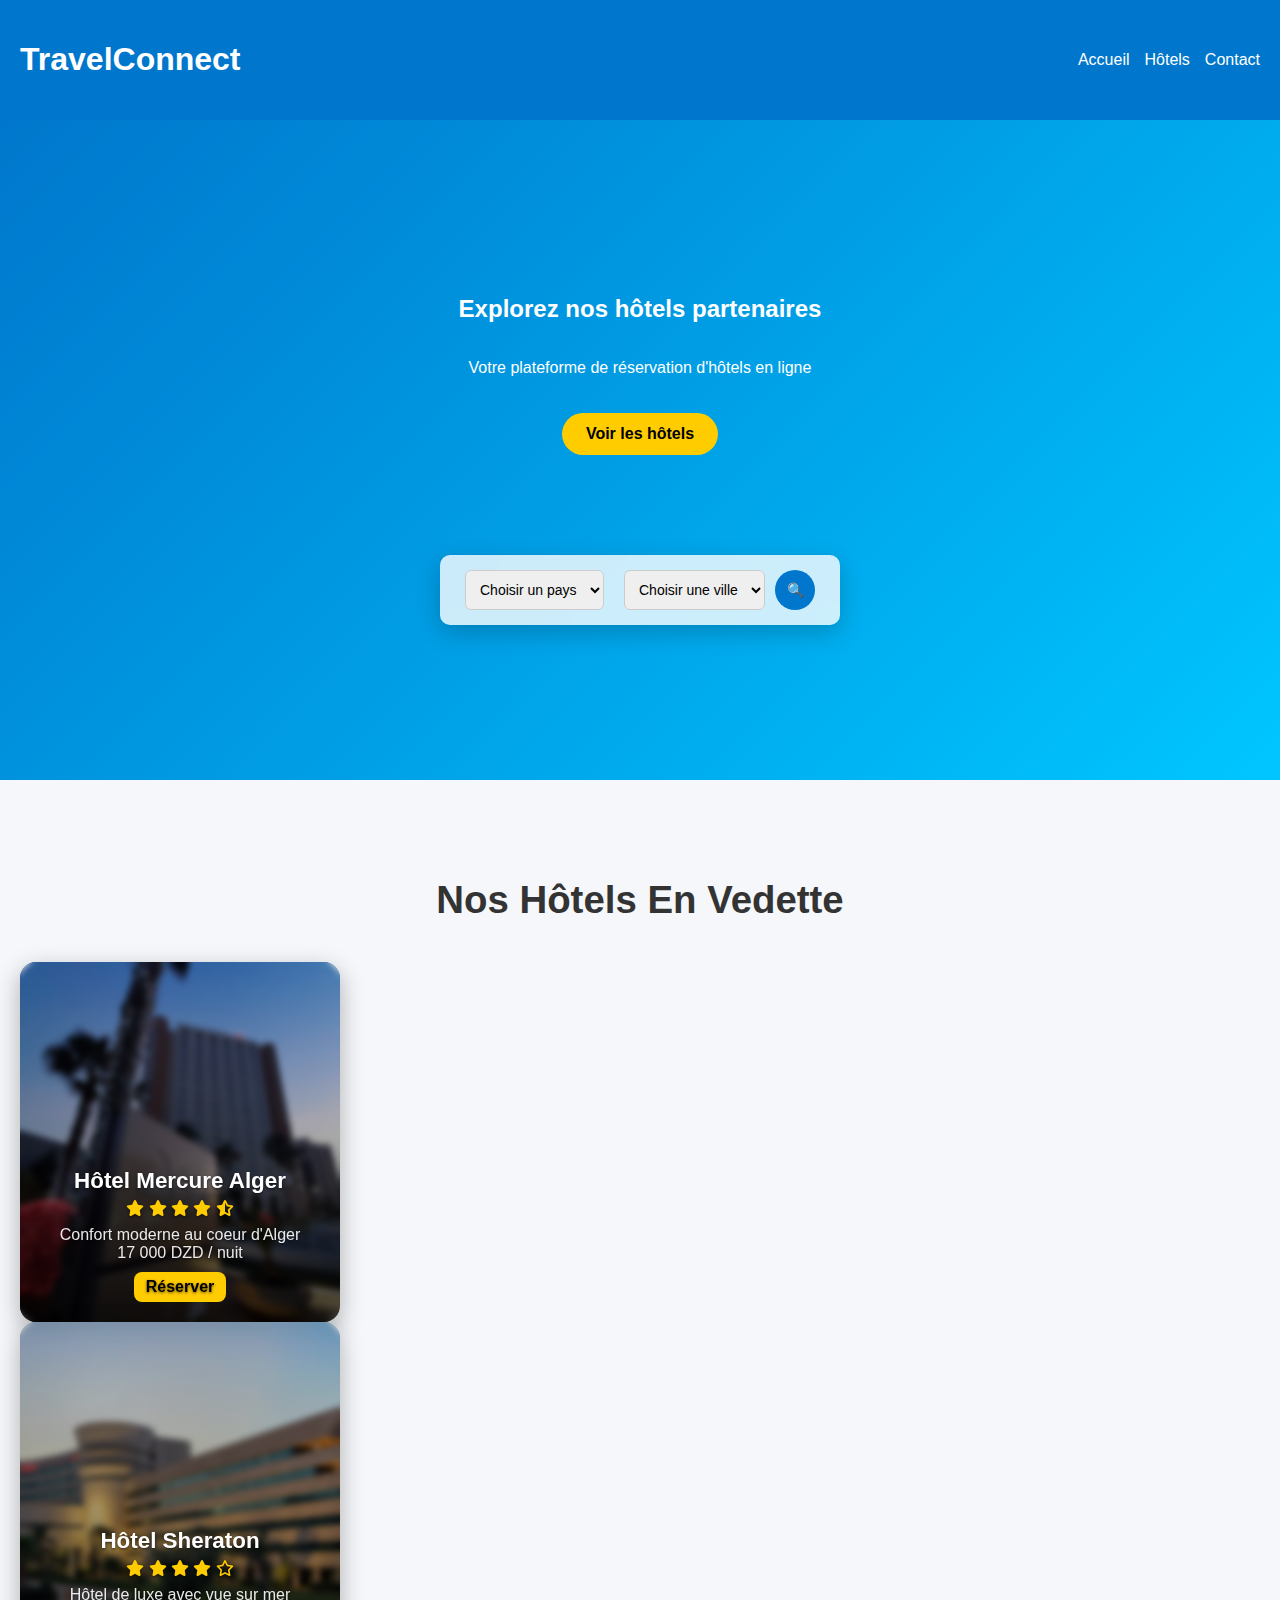
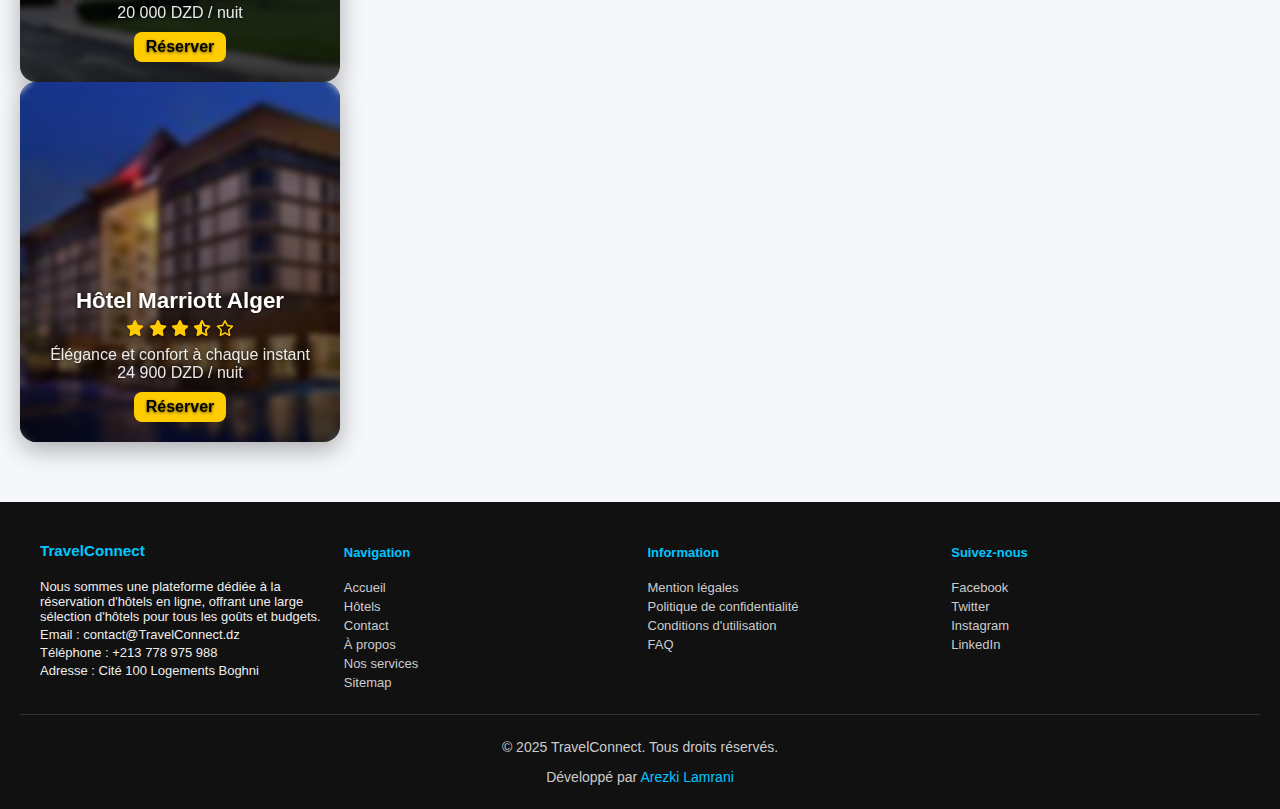
<file: index.html>
<!DOCTYPE html>
<html lang="fr">
<head>
    <meta charset="UTF-8">
    <meta name="viewport" content="width=device-width, initial-scale=1.0">
    <title>TravelConnect - Accueil</title>
    <link rel="stylesheet" href="style1.css">
    <link rel="stylesheet" href="https://cdnjs.cloudflare.com/ajax/libs/font-awesome/6.0.0-beta3/css/all.min.css">
</head>
<body>
<header>
    <h1>TravelConnect</h1>
    <nav>
        <ul>
            <li><a href="#">Accueil</a></li>
            <li><a href="#">Hôtels</a></li>
            <li><a href="#">Contact</a></li>
        </ul>
    </nav>
</header>
<section class="hero">
    <h2>Explorez nos hôtels partenaires</h2>
    <p>Votre plateforme de réservation d'hôtels en ligne</p>
    <a href="#" class="btn">Voir les hôtels</a>
    <form class="search-bar">
        <label for="pays"></label>
        <select id="pays" onchange="updatecities()">
            <option value="">Choisir un pays</option>
            <option value="Algérie">Algérie</option>
            <option value="France">France</option>
            <option value="Belgique">Belgique</option>
            <option value="Canada">Canada</option>
        </select>
        <label for="ville"></label>
        <select id="ville">
            <option value=""> Choisir une ville </option>
        </select>
        <button onclick="showhotels(event)">🔍</button>
        <div id="hotel-list"></div>
    </form>
</section>

<section class="hotel-preview">
    <h3>Nos Hôtels En Vedette</h3>
    <div class="hotel-cards">
        <div class="hotel-card mercure">
            <div class="hotel-content">
                <h4>Hôtel Mercure Alger</h4>
                <div class="stars">
                    <i class="fas fa-star"></i>
                    <i class="fas fa-star"></i>
                    <i class="fas fa-star"></i>
                    <i class="fas fa-star"></i>
                    <i class="fas fa-star-half-alt"></i>
                </div>
                <p>Confort moderne au coeur d'Alger</p>
                <p class="price">17 000 DZD / nuit</p>
                <a href="Mercure.html" class="btn-card">Réserver</a>
            </div>
        </div>

        <div class="hotel-card sheraton">
            <div class="hotel-content">
                <h4>Hôtel Sheraton</h4>
                <div class="stars">
                    <i class="fas fa-star"></i>
                    <i class="fas fa-star"></i>
                    <i class="fas fa-star"></i>
                    <i class="fas fa-star"></i>
                    <i class="far fa-star"></i>
                </div>
                <p>Hôtel de luxe avec vue sur mer</p>
                <p class="price">20 000 DZD / nuit</p>
                <a href="H sheraton.html" class="btn-card">Réserver</a>
            </div>
        </div>

        <div class="hotel-card marriott">
            <div class="hotel-content">
                <h4>Hôtel Marriott Alger</h4>
                <div class="stars">
                    <i class="fas fa-star"></i>
                    <i class="fas fa-star"></i>
                    <i class="fas fa-star"></i>
                    <i class="fas fa-star-half-alt"></i>
                    <i class="far fa-star"></i>
                </div>
                <p>Élégance et confort à chaque instant</p>
                <p class="price">24 900 DZD / nuit</p>
                <a href="marriott.html" class="btn-card">Réserver</a>
            </div>
        </div>
    </div>
</section>

<footer class="footer">
    <div class="footer-container">
        <div class="footer-section">
            <h3>TravelConnect</h3>
            <p>Nous sommes une plateforme dédiée à la réservation d'hôtels en ligne, offrant une large sélection d'hôtels pour tous les goûts et budgets.</p>
            <p>Email : contact@TravelConnect.dz</p>
            <p>Téléphone : +213 778 975 988</p>
            <p>Adresse : Cité 100 Logements Boghni</p>
        </div>
        <div class="footer-section">
            <h4>Navigation</h4>
            <ul>
                <li><a href="#">Accueil</a></li>
                <li><a href="#">Hôtels</a></li>
                <li><a href="#">Contact</a></li>
                <li><a href="#">À propos</a></li>
                <li><a href="#">Nos services</a></li>
                <li><a href="#">Sitemap</a></li>
            </ul>
        </div>
        <div class="footer-section">
            <h4>Information</h4>
            <ul>
                <li><a href="#">Mention légales</a></li>
                <li><a href="#">Politique de confidentialité</a></li>
                <li><a href="#">Conditions d'utilisation</a></li>
                <li><a href="#">FAQ</a></li>
            </ul>
        </div>
        <div class="footer-section">
            <h4>Suivez-nous</h4>
            <ul>
                <li><a href="#">Facebook</a></li>
                <li><a href="#">Twitter</a></li>
                <li><a href="#">Instagram</a></li>
                <li><a href="#">LinkedIn</a></li>
            </ul>
        </div>
    </div>
    <div class="footer-bottom">
        <p>&copy; 2025 TravelConnect. Tous droits réservés.</p>
        <p>Développé par <a href="#">Arezki Lamrani</a></p>
    </div>
</footer>
<script src="script.js"></script>
</body>
</html>
</file>
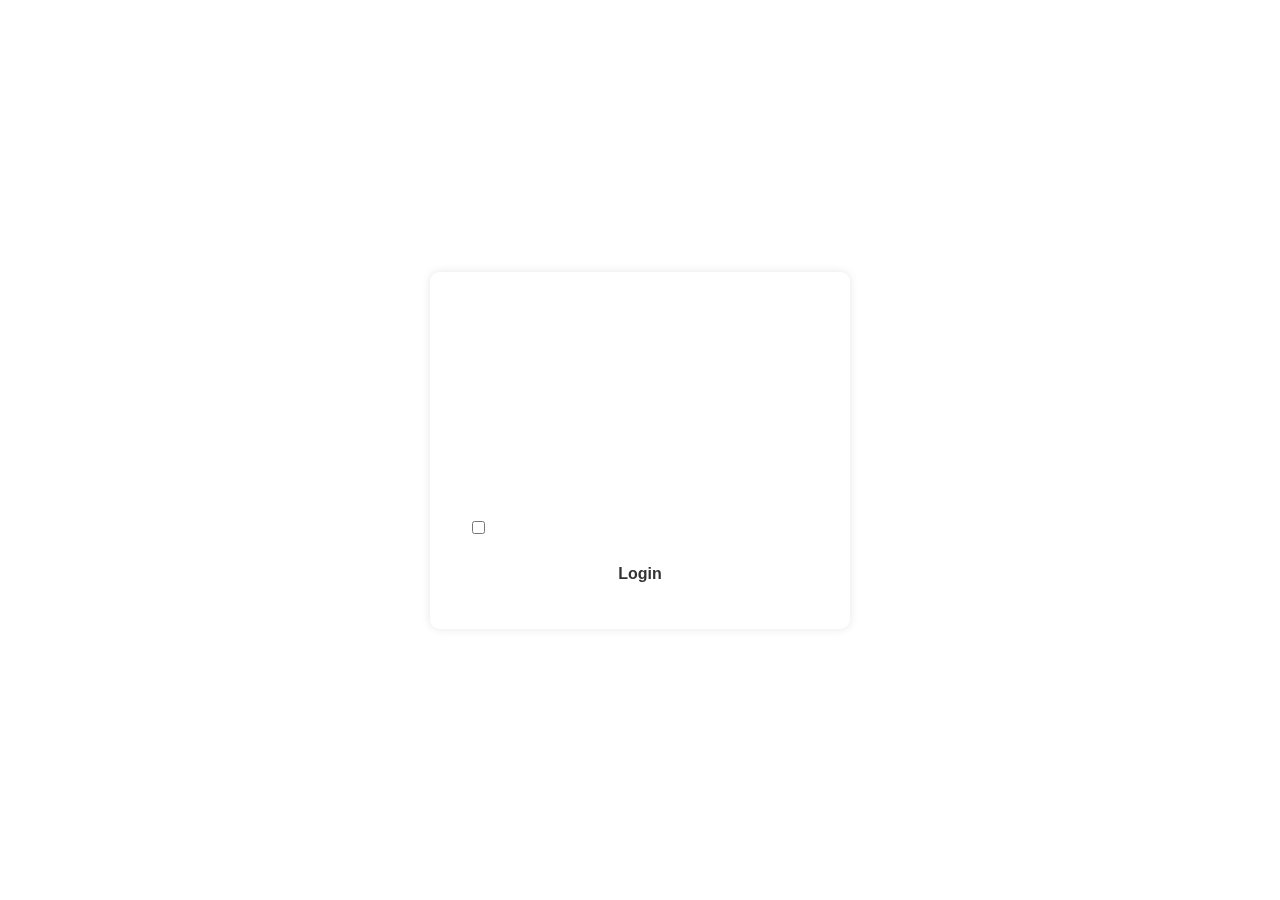
<file: admin.html>
<!DOCTYPE html>
<html lang="en">
  <head>
    <meta charset="UTF-8" />
    <meta name="viewport" content="width=device-width, initial-scale=1.0" />
    <title>Login page</title>
    <link
      href="https://unpkg.com/boxicons@2.1.4/css/boxicons.min.css"
      rel="stylesheet"
    />
    <link rel="stylesheet" href="./admin.css" />
  </head>
  <body>
    <div class="container">
        <form action="admin.php" method="post">
        <h1>ADMIN</h1>
        


        <div class="input-box">
          <input type="text" name="username" placeholder="admins" required />
          <!-- <i class="bx bxs-user"></i> -->
        </div>
        <div class="input-box">
          <input type="password" name="password" placeholder="password" required />
          <!-- <i class="bx bxs-lock-alt"></i> -->
        </div>

        <div class="remember-forgot">
          <label><input type="checkbox" /> Remember me</label>
          <a href="#">Forgot password?</a>
        </div>

        <button type="submit" class="btn">Login</button>
      </form>
    </div>
  </body>
</html>
</file>
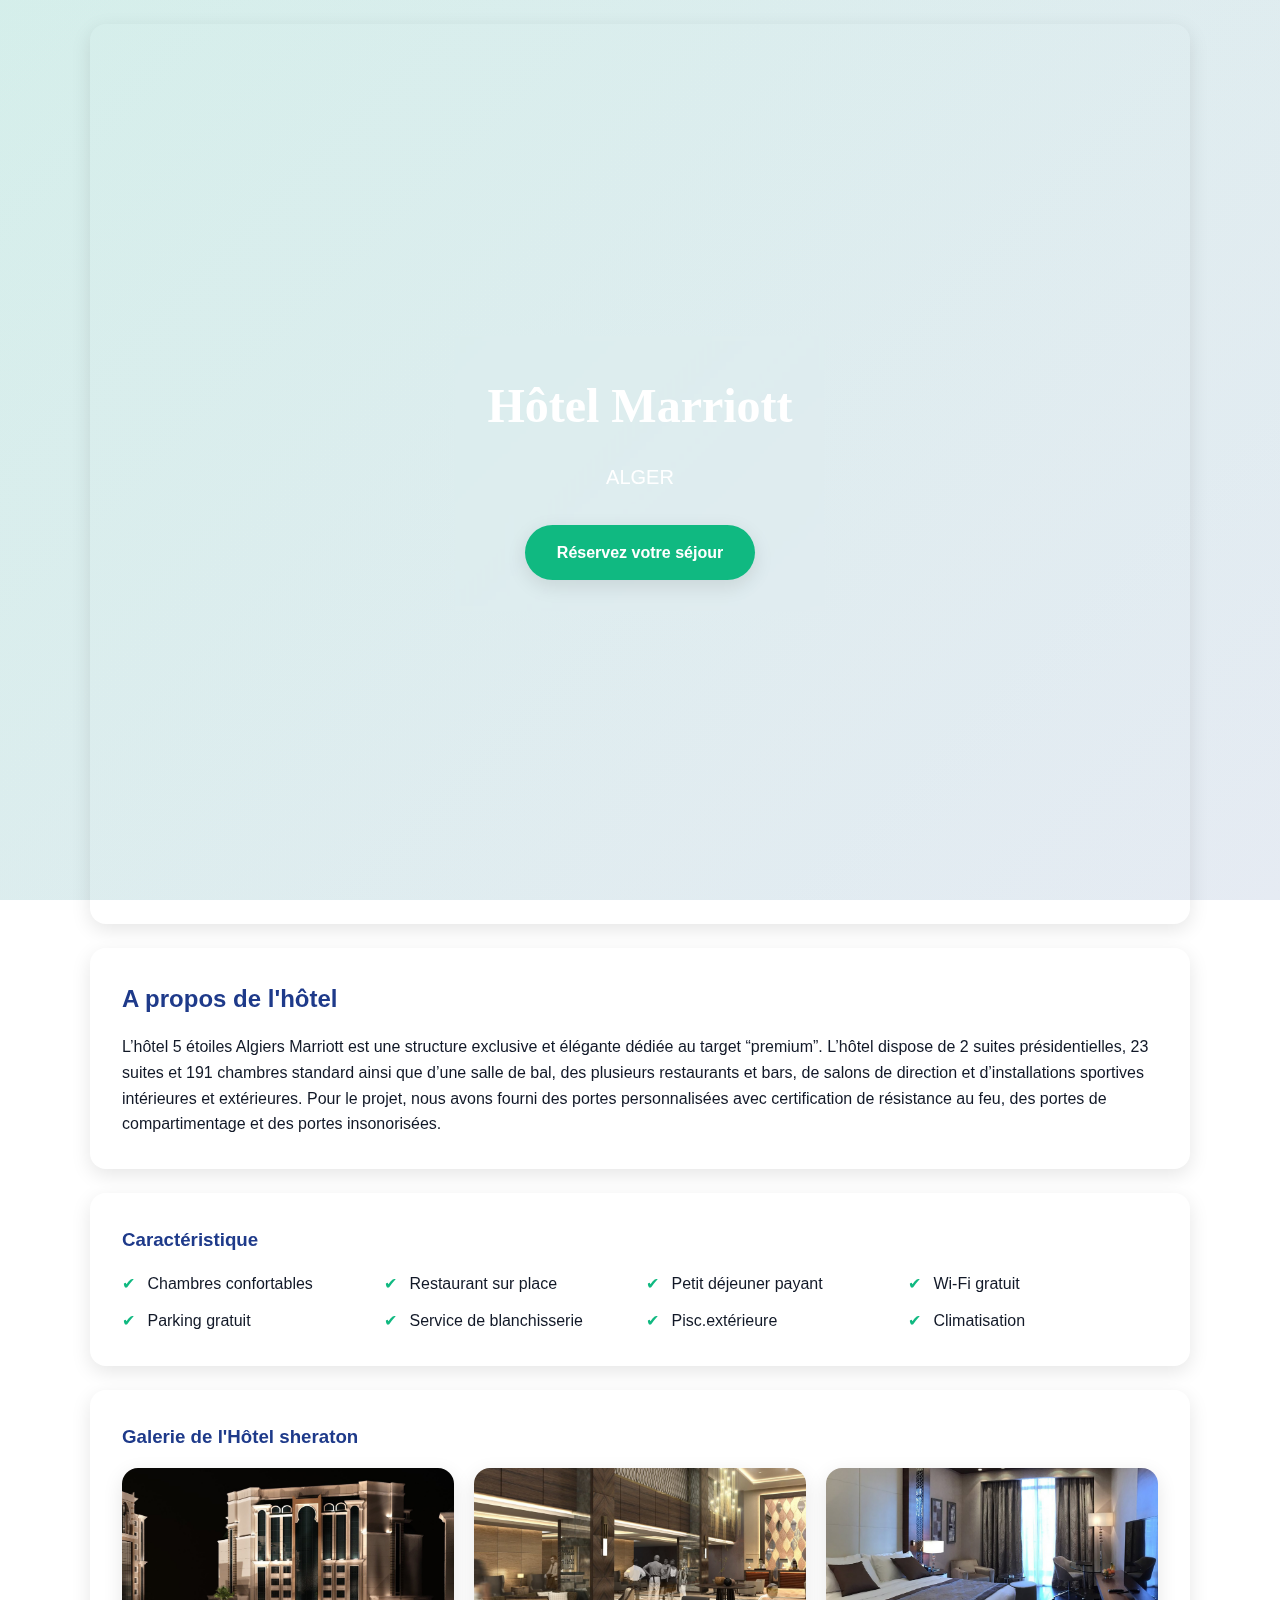
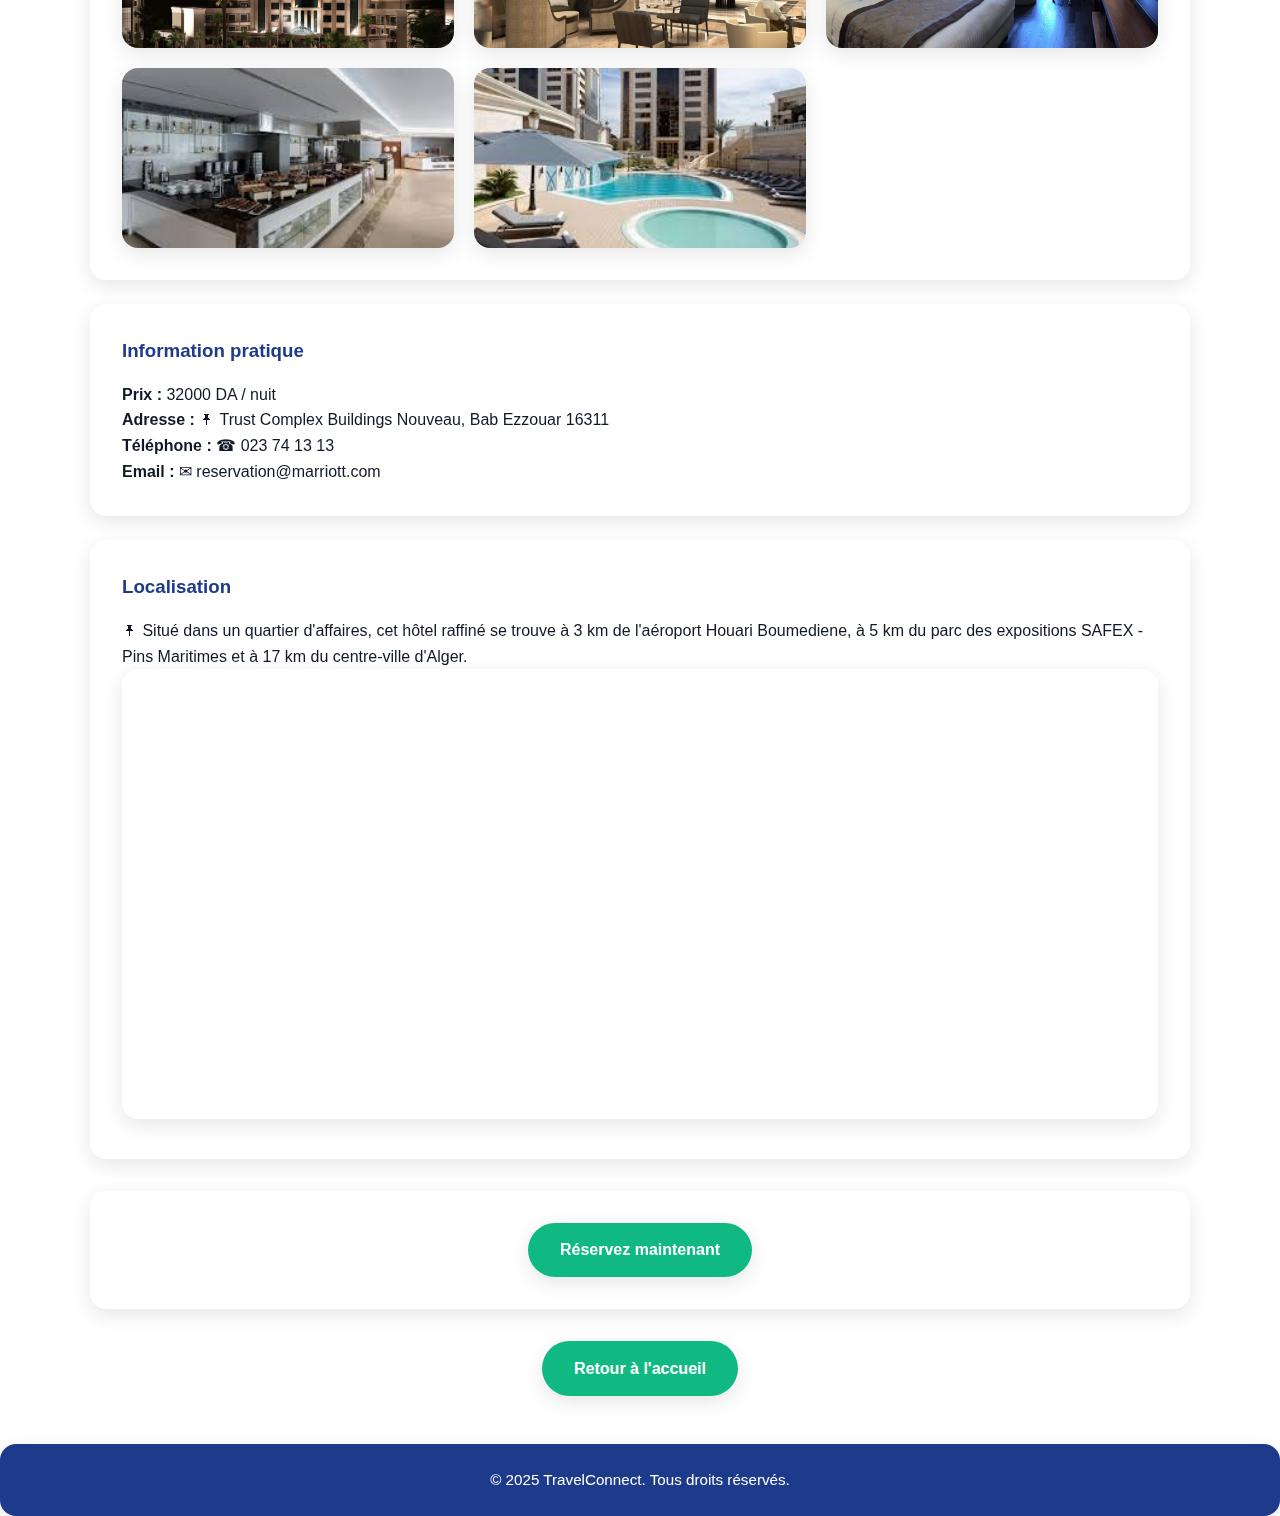
<file: marriott.html>
<!DOCTYPE html>
<html lang="fr">
    <head>
        <meta charset="UTF-8">
        <meta name="viewport" content="width=device-width, initial-scale=1.0">
        <title>Hôtel Marriott - TravelConnect</title>
        <link rel="stylesheet" href="marriott.css">
    </head>
    <body>
        <section class="hero">
            <div class="hero-overlay">
                <div class="hero-content">
                    <h1>Hôtel Marriott</h1>
                    <p>ALGER</p>
                    <a href="reservation.html" class="btn">Réservez votre séjour</a>
                </div>
            </div>
        </section>


        <section class="hotel-details">
            <h2>A propos de  l'hôtel</h2>
            <p>
                L’hôtel 5 étoiles Algiers Marriott est une structure exclusive et élégante dédiée au target “premium”. 
                L’hôtel dispose de 2 suites présidentielles, 23 suites et 191 chambres standard ainsi que d’une salle de bal, des plusieurs restaurants et bars,
                 de salons de direction et d’installations sportives intérieures et extérieures. 
                 Pour le projet, nous avons fourni des portes personnalisées avec certification de résistance au feu, des portes de compartimentage et des portes insonorisées. 
                
            </p>
        </section>
        <section class="hotel-features">
            <h3>Caractéristique</h3>
            <ul>
                <li>Chambres confortables</li>
                    <li>Restaurant sur place</li>
                       <li>Petit déjeuner payant</li>
                         <li>Wi-Fi gratuit</li>
                            <li>Parking gratuit</li>
                                <li>Service de blanchisserie</li>
                                    <li>Pisc.extérieure</li>
                                        <li>Climatisation</li>
            </ul>

        </section>

        <section class="hotel-gallery">
            <h3>Galerie de l'Hôtel sheraton</h3>
            <div class="gallery">
                <img src="marriottphoto/night.jpg"/>
                <img src="marriottphoto/hall.jpg"/>
                <img src="marriottphoto/chambre.jpg"/>
                <img src="marriottphoto/resto.jpeg" />
                <img src="marriottphoto/piscine.jpeg" />
            </div>
        </section>
        <section class="hotel-info">
            <h3> Information pratique</h3>
            <p><strong>Prix :</strong> 32000 DA / nuit</p>
            <p><strong>Adresse :</strong> 🖈 Trust Complex Buildings Nouveau, Bab Ezzouar 16311 </p>
            <p><strong>Téléphone :</strong> ☎  023 74 13 13</p>
            <p><strong>Email :</strong> ✉ reservation@marriott.com</p>
        </section>

        <section class="hotel-location">
            <h3>Localisation</h3>
            <p>🖈 Situé dans un quartier d'affaires, cet hôtel raffiné se trouve à 3 km de l'aéroport Houari Boumediene,
                      à 5 km du parc des expositions SAFEX - Pins Maritimes et à 17 km du centre-ville d'Alger. </p>
            <iframe src="https://www.google.com/maps/embed?pb=!1m18!1m12!1m3!1d3150.123456789012!2d4.123456789012345!3d36.123456789012345!2m3!1f0!2f0!3f0!3m2!1i1024!2i768!4f13.1!3m3!1m2!1s0x123456789012345%3A0x1234567890123456!2sH%C3%B4tel%20El%20ARZ%20Tala%20Guilef%2C%20Boghni%2C%20Tizi-Ouzou!5e0!3m2!1sfr!2sdz!4v1234567890123" width="600" height="450" style="border:0;" allowfullscreen="" loading="lazy"></iframe>
        </section>
        <section class="hotel-booking">
            <a href="reservation.html" class="btn">Réservez maintenant</a>
        </section>
        <div class="back-home">
            <a href="index.html" class="btn">Retour à l'accueil</a>
        </div>
        <footer class="footer">
            <p>&copy; 2025 TravelConnect. Tous droits réservés.</p>
        </footer>
        <script src="scroll.js"></script>





    </body>
</html>
</file>
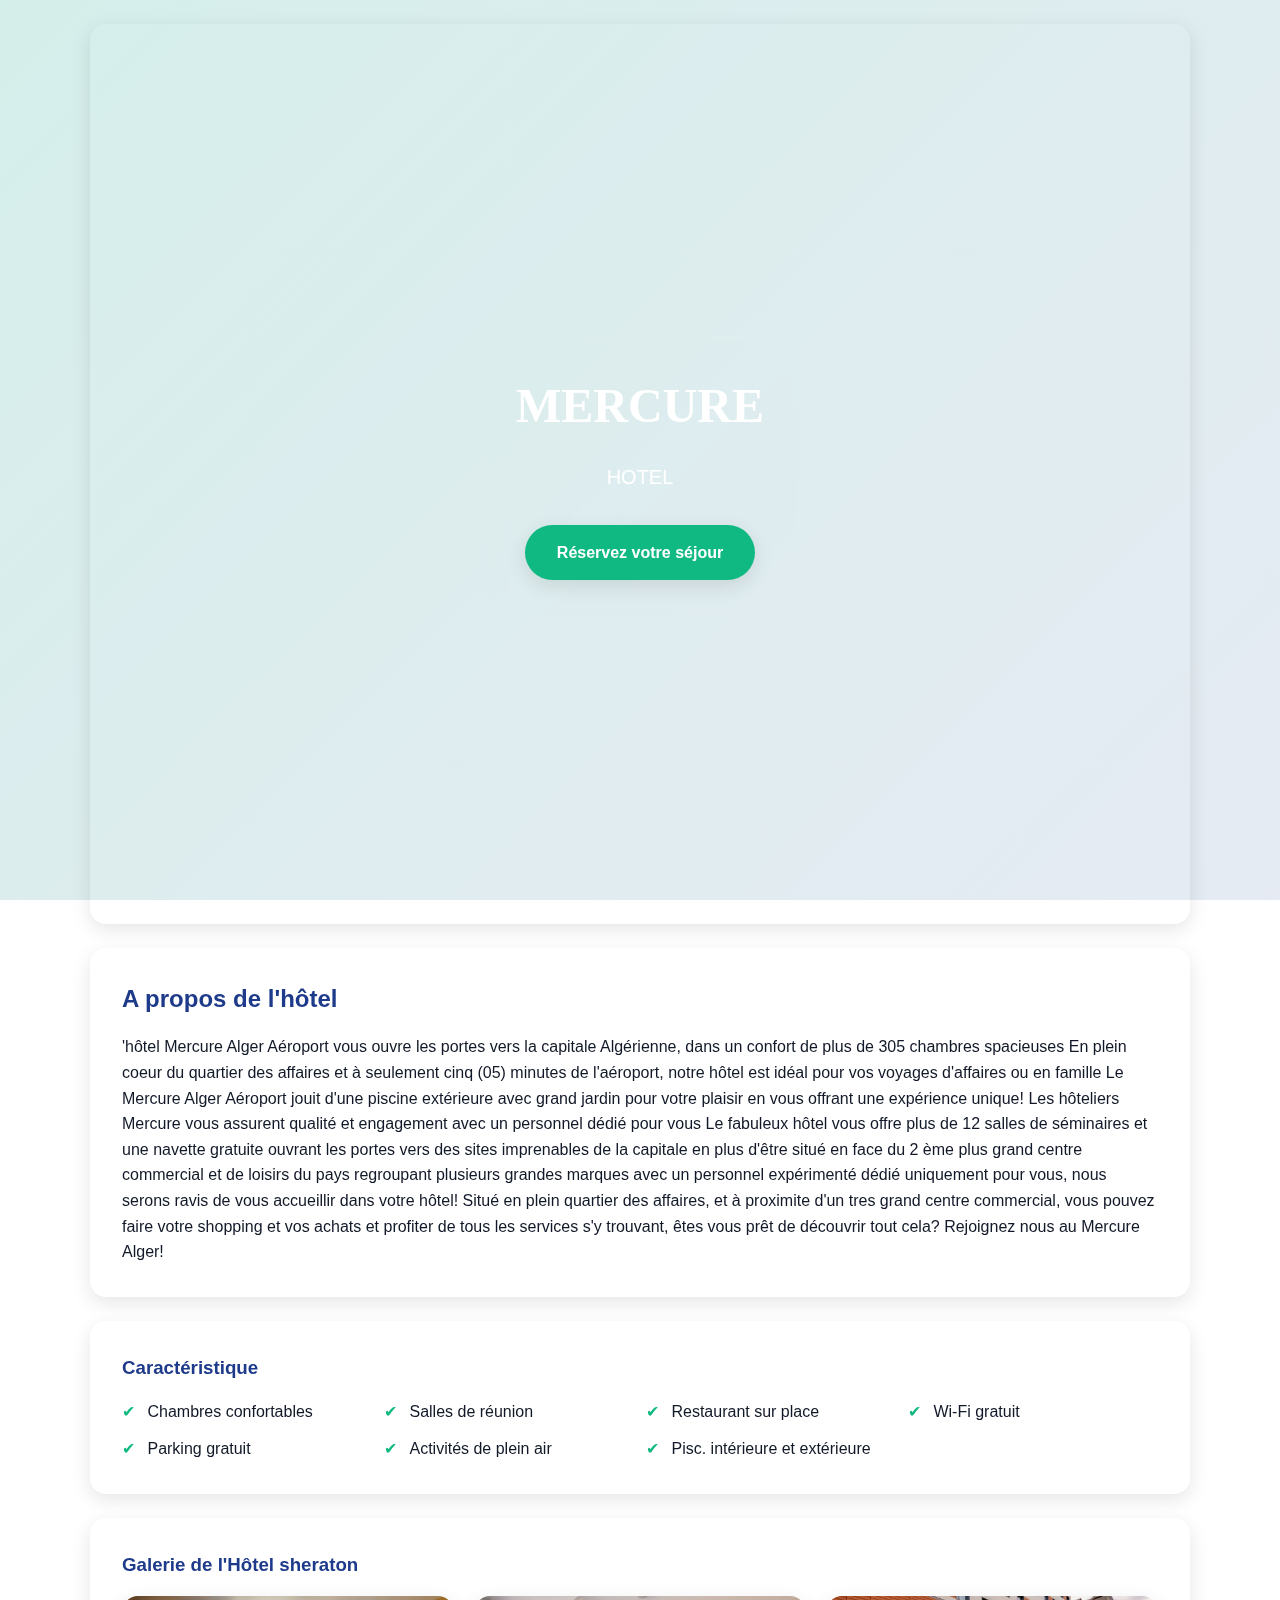
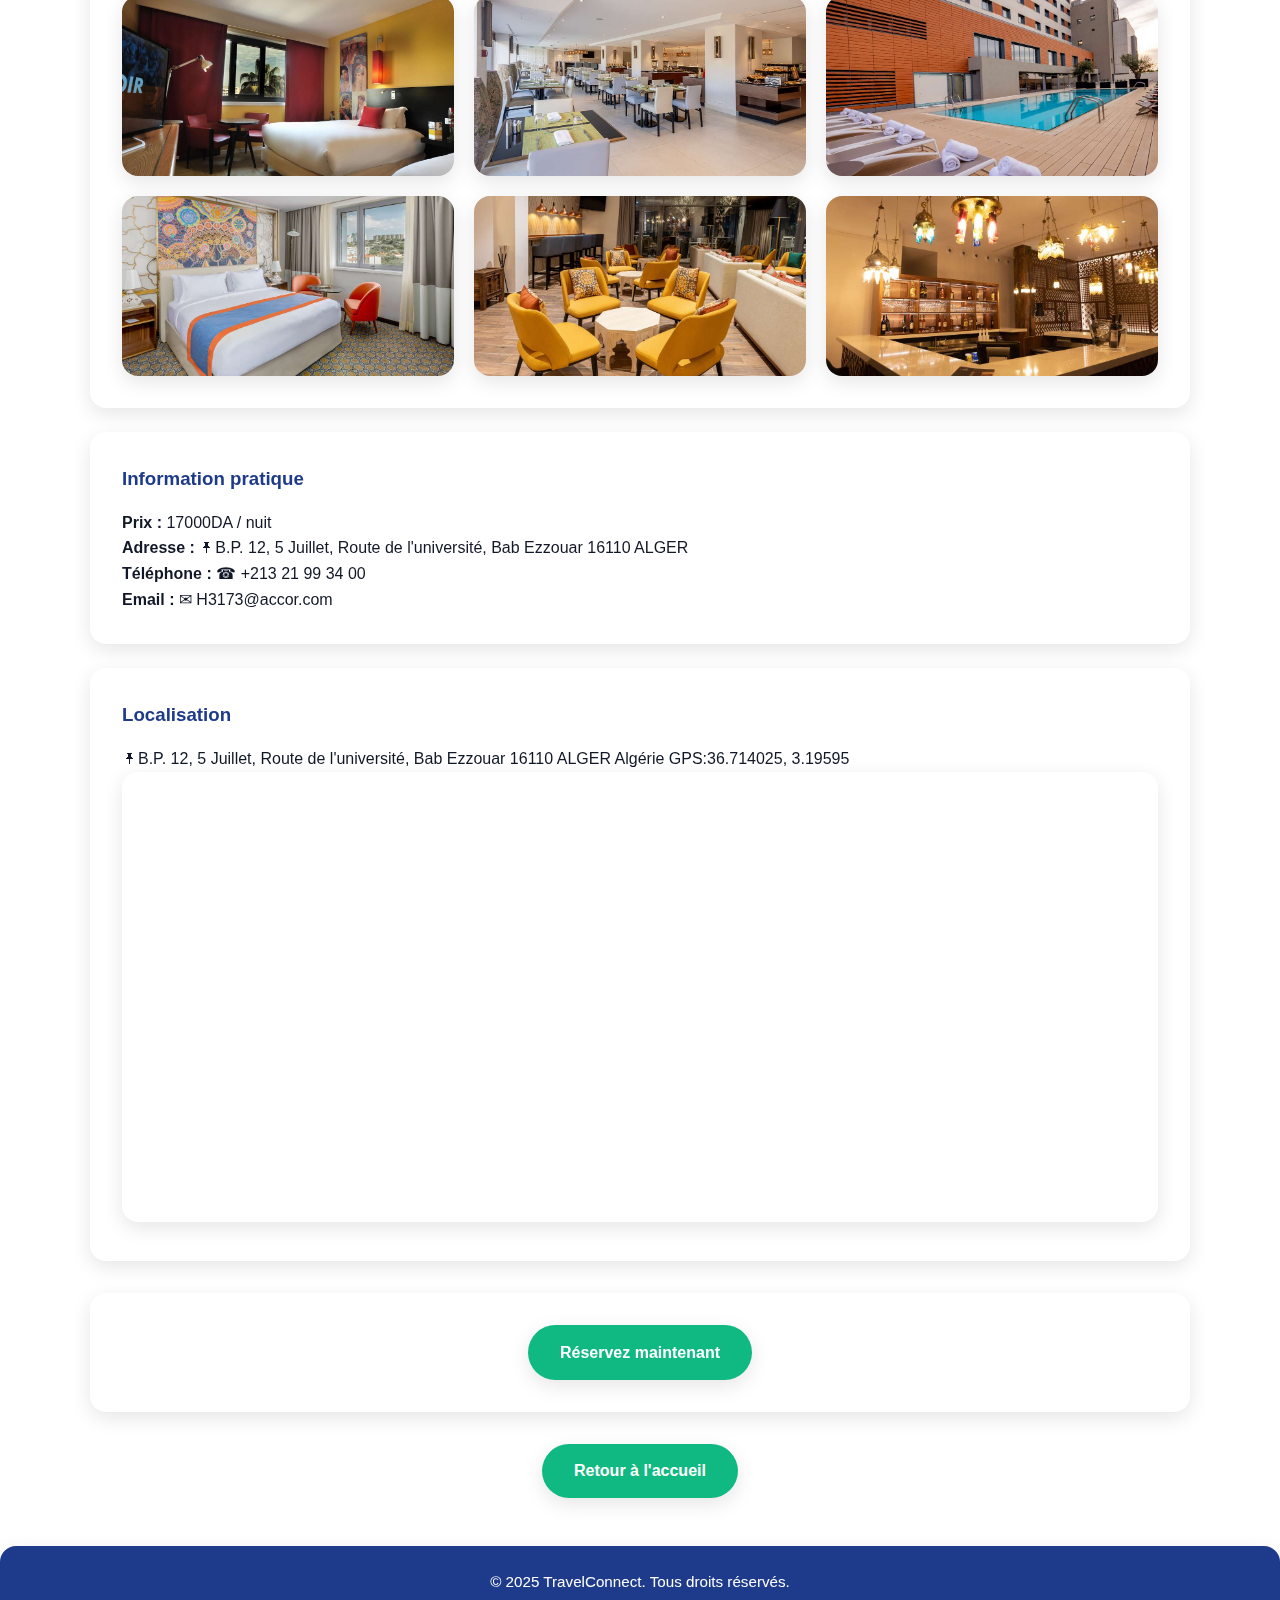
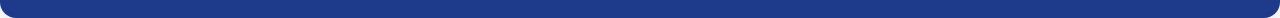
<file: Mercure.html>
<!DOCTYPE html>
<html lang="fr">
    <head>
        <meta charset="UTF-8">
        <meta name="viewport" content="width=device-width, initial-scale=1.0">
        <title>Hôtel Mercure - TravelConnect</title>
        <link rel="stylesheet" href="mercure.css">
    </head>
    <body>
        <section class="hero">
            <div class="hero-overlay">
                <div class="hero-content">
                    <h1>MERCURE</h1>
                    <p>HOTEL</p>
                    <a href="reservation.html" class="btn">Réservez votre séjour</a>
                </div>
            </div>
</section>
        <section class="hotel-details">
            <h2>A propos de  l'hôtel</h2>
            <p>
                'hôtel Mercure Alger Aéroport vous ouvre les portes vers la capitale
                Algérienne, dans un confort de plus de 305 chambres spacieuses En plein coeur du quartier des affaires et à seulement cinq (05) minutes de l'aéroport, notre hôtel est idéal pour vos voyages d'affaires ou en famille Le Mercure Alger Aéroport jouit d'une piscine extérieure avec grand jardin pour votre plaisir en vous offrant une expérience unique! Les hôteliers Mercure vous assurent qualité et engagement avec un personnel dédié pour vous
                Le fabuleux hôtel vous offre plus de 12 salles de séminaires et une navette gratuite ouvrant les portes vers des sites imprenables de la capitale en plus d'être situé en face du 2 ème plus grand centre commercial et de loisirs du pays regroupant plusieurs grandes marques avec un personnel expérimenté dédié uniquement pour vous, nous serons ravis de vous accueillir dans votre hôtel! 
                Situé en plein quartier des affaires, et à proximite d'un tres grand centre commercial, vous pouvez faire votre shopping et vos achats et profiter de tous les services s'y trouvant, êtes vous prêt de découvrir tout cela?
                Rejoignez nous au Mercure Alger! 
            </p>
        </section>
        <section class="hotel-features">
            <h3>Caractéristique</h3>
            <ul>
                <li>Chambres confortables</li>
                <li> Salles de réunion </li>
                <li>Restaurant sur place</li>
                <li>Wi-Fi gratuit</li>
                <li>Parking gratuit</li>
                <li>Activités de plein air</li>
                <li>Pisc. intérieure et extérieure</li>
            </ul>

        </section>

        <section class="hotel-gallery">
            <h3>Galerie de l'Hôtel sheraton</h3>
            <div class="gallery">
                <img src="mercurephoto/chambre2.jpg"/>
                <img src="mercurephoto/resto2à25.jpg"/>
                <img src="mercurephoto/picibe222.jpg"/>
                <img src="mercurephoto/chambre222.jpg" />
                <img src="mercurephoto/bar222.jpg" />
                <img src="mercurephoto/bar.jpg"/>
            </div>
        </section>
        <section class="hotel-info">
            <h3> Information pratique</h3>
            <p><strong>Prix :</strong> 17000DA / nuit</p>
            <p><strong>Adresse :</strong> 🖈B.P. 12, 5 Juillet, Route de l'université, Bab Ezzouar
                16110 ALGER  </p>
            <p><strong>Téléphone :</strong> ☎  +213 21 99 34 00</p>
            <p><strong>Email :</strong> ✉ H3173@accor.com</p>
        </section>

        <section class="hotel-location">
            <h3>Localisation</h3>
            <p>🖈B.P. 12, 5 Juillet, Route de l'université, Bab Ezzouar
                16110 ALGER
                Algérie
                
                GPS:36.714025, 3.19595 </p>
            <iframe src="https://www.google.com/maps/embed?pb=!1m18!1m12!1m3!1d3150.123456789012!2d4.123456789012345!3d36.123456789012345!2m3!1f0!2f0!3f0!3m2!1i1024!2i768!4f13.1!3m3!1m2!1s0x123456789012345%3A0x1234567890123456!2sH%C3%B4tel%20El%20ARZ%20Tala%20Guilef%2C%20Boghni%2C%20Tizi-Ouzou!5e0!3m2!1sfr!2sdz!4v1234567890123" width="600" height="450" style="border:0;" allowfullscreen="" loading="lazy"></iframe>
        </section>
        <section class="hotel-booking">
            <a href="reservation.html" class="btn">Réservez maintenant</a>
        </section>
        <div class="back-home">
            <a href="index.html" class="btn">Retour à l'accueil</a>
        </div>
        <footer class="footer">
            <p>&copy; 2025 TravelConnect. Tous droits réservés.</p>
        </footer>
        <script src="scroll.js"></script>





    </body>
</html>
</file>
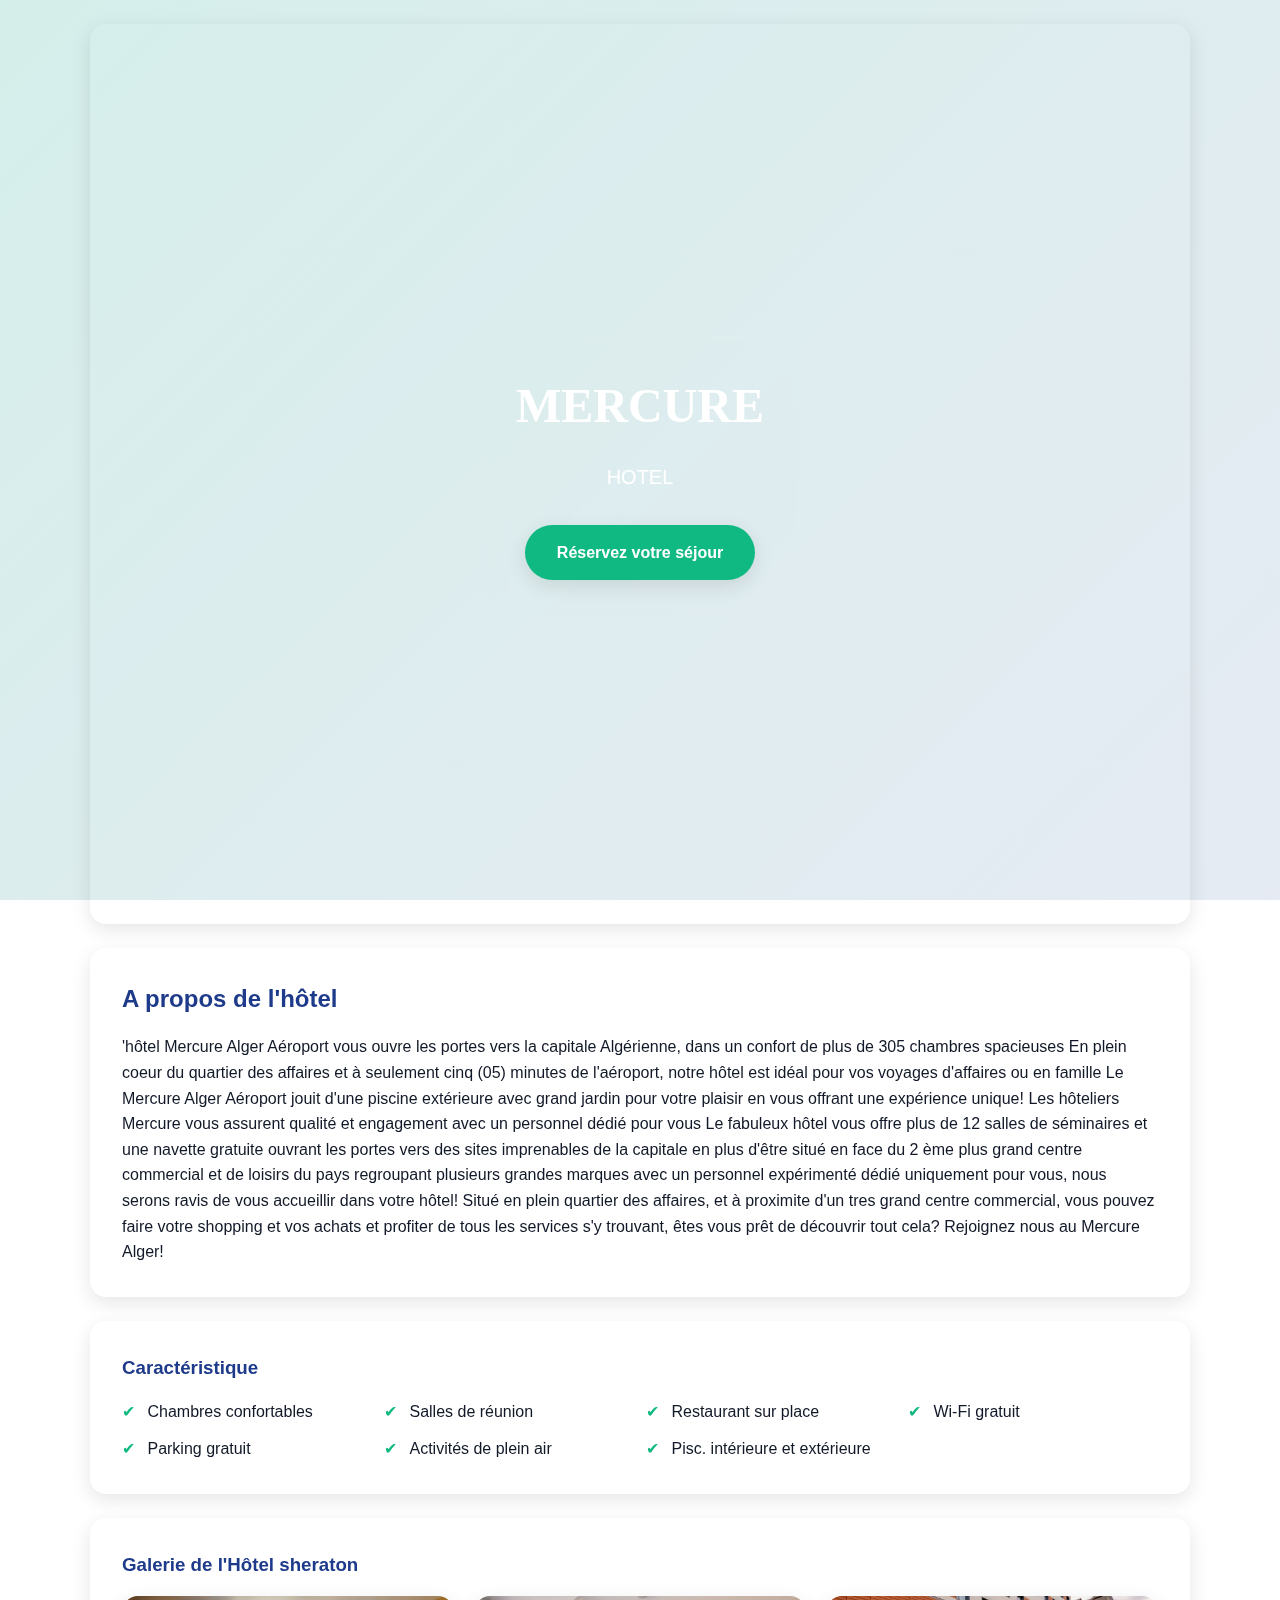
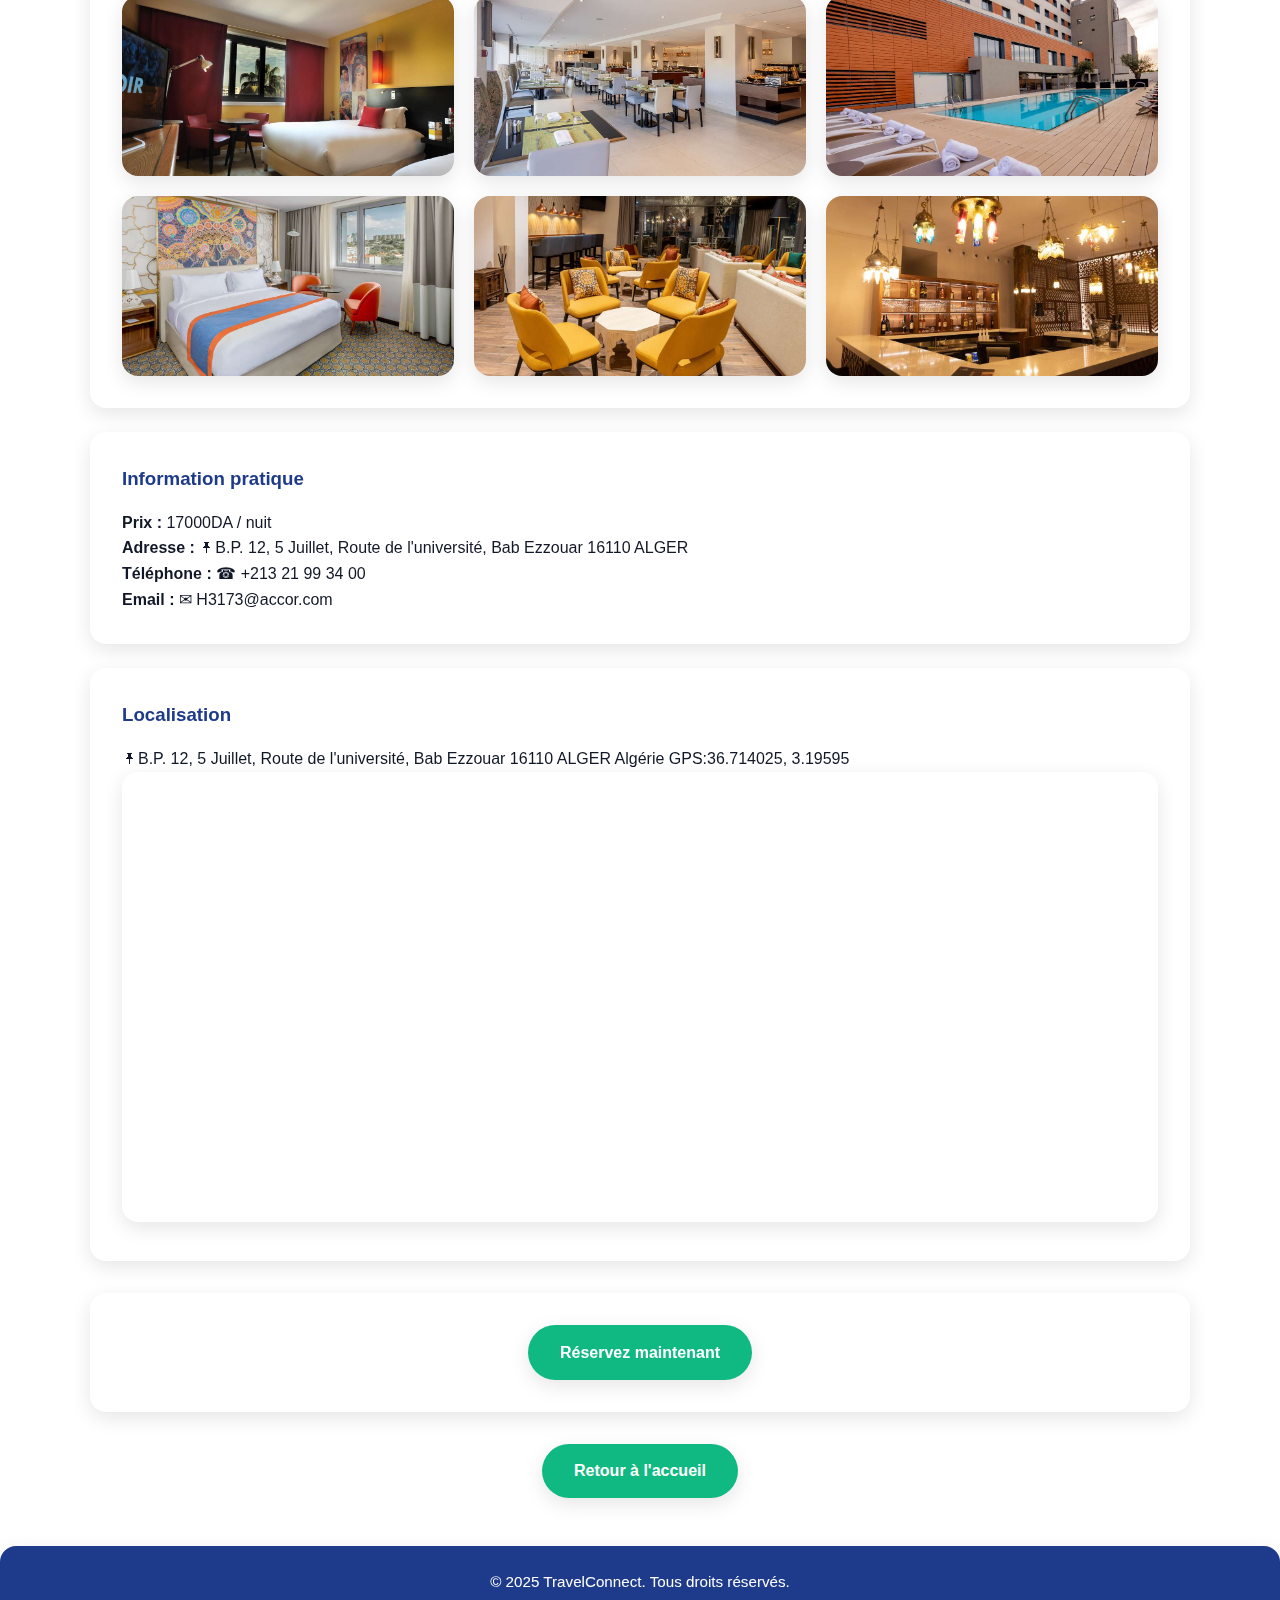
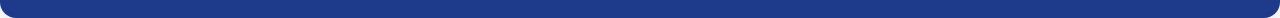
<file: mercure.html>
<!DOCTYPE html>
<html lang="fr">
    <head>
        <meta charset="UTF-8">
        <meta name="viewport" content="width=device-width, initial-scale=1.0">
        <title>Hôtel Mercure - TravelConnect</title>
        <link rel="stylesheet" href="mercure.css">
    </head>
    <body>
        <section class="hero">
            <div class="hero-overlay">
                <div class="hero-content">
                    <h1>MERCURE</h1>
                    <p>HOTEL</p>
                    <a href="reservation.html" class="btn">Réservez votre séjour</a>
                </div>
            </div>
</section>
        <section class="hotel-details">
            <h2>A propos de  l'hôtel</h2>
            <p>
                'hôtel Mercure Alger Aéroport vous ouvre les portes vers la capitale
                Algérienne, dans un confort de plus de 305 chambres spacieuses En plein coeur du quartier des affaires et à seulement cinq (05) minutes de l'aéroport, notre hôtel est idéal pour vos voyages d'affaires ou en famille Le Mercure Alger Aéroport jouit d'une piscine extérieure avec grand jardin pour votre plaisir en vous offrant une expérience unique! Les hôteliers Mercure vous assurent qualité et engagement avec un personnel dédié pour vous
                Le fabuleux hôtel vous offre plus de 12 salles de séminaires et une navette gratuite ouvrant les portes vers des sites imprenables de la capitale en plus d'être situé en face du 2 ème plus grand centre commercial et de loisirs du pays regroupant plusieurs grandes marques avec un personnel expérimenté dédié uniquement pour vous, nous serons ravis de vous accueillir dans votre hôtel! 
                Situé en plein quartier des affaires, et à proximite d'un tres grand centre commercial, vous pouvez faire votre shopping et vos achats et profiter de tous les services s'y trouvant, êtes vous prêt de découvrir tout cela?
                Rejoignez nous au Mercure Alger! 
            </p>
        </section>
        <section class="hotel-features">
            <h3>Caractéristique</h3>
            <ul>
                <li>Chambres confortables</li>
                <li> Salles de réunion </li>
                <li>Restaurant sur place</li>
                <li>Wi-Fi gratuit</li>
                <li>Parking gratuit</li>
                <li>Activités de plein air</li>
                <li>Pisc. intérieure et extérieure</li>
            </ul>

        </section>

        <section class="hotel-gallery">
            <h3>Galerie de l'Hôtel sheraton</h3>
            <div class="gallery">
                <img src="mercurephoto/chambre2.jpg"/>
                <img src="mercurephoto/resto2à25.jpg"/>
                <img src="mercurephoto/picibe222.jpg"/>
                <img src="mercurephoto/chambre222.jpg" />
                <img src="mercurephoto/bar222.jpg" />
                <img src="mercurephoto/bar.jpg"/>
            </div>
        </section>
        <section class="hotel-info">
            <h3> Information pratique</h3>
            <p><strong>Prix :</strong> 17000DA / nuit</p>
            <p><strong>Adresse :</strong> 🖈B.P. 12, 5 Juillet, Route de l'université, Bab Ezzouar
                16110 ALGER  </p>
            <p><strong>Téléphone :</strong> ☎  +213 21 99 34 00</p>
            <p><strong>Email :</strong> ✉ H3173@accor.com</p>
        </section>

        <section class="hotel-location">
            <h3>Localisation</h3>
            <p>🖈B.P. 12, 5 Juillet, Route de l'université, Bab Ezzouar
                16110 ALGER
                Algérie
                
                GPS:36.714025, 3.19595 </p>
            <iframe src="https://www.google.com/maps/embed?pb=!1m18!1m12!1m3!1d3150.123456789012!2d4.123456789012345!3d36.123456789012345!2m3!1f0!2f0!3f0!3m2!1i1024!2i768!4f13.1!3m3!1m2!1s0x123456789012345%3A0x1234567890123456!2sH%C3%B4tel%20El%20ARZ%20Tala%20Guilef%2C%20Boghni%2C%20Tizi-Ouzou!5e0!3m2!1sfr!2sdz!4v1234567890123" width="600" height="450" style="border:0;" allowfullscreen="" loading="lazy"></iframe>
        </section>
        <section class="hotel-booking">
            <a href="reservation.html" class="btn">Réservez maintenant</a>
        </section>
        <div class="back-home">
            <a href="index.html" class="btn">Retour à l'accueil</a>
        </div>
        <footer class="footer">
            <p>&copy; 2025 TravelConnect. Tous droits réservés.</p>
        </footer>
        <script src="scroll.js"></script>





    </body>
</html>
</file>
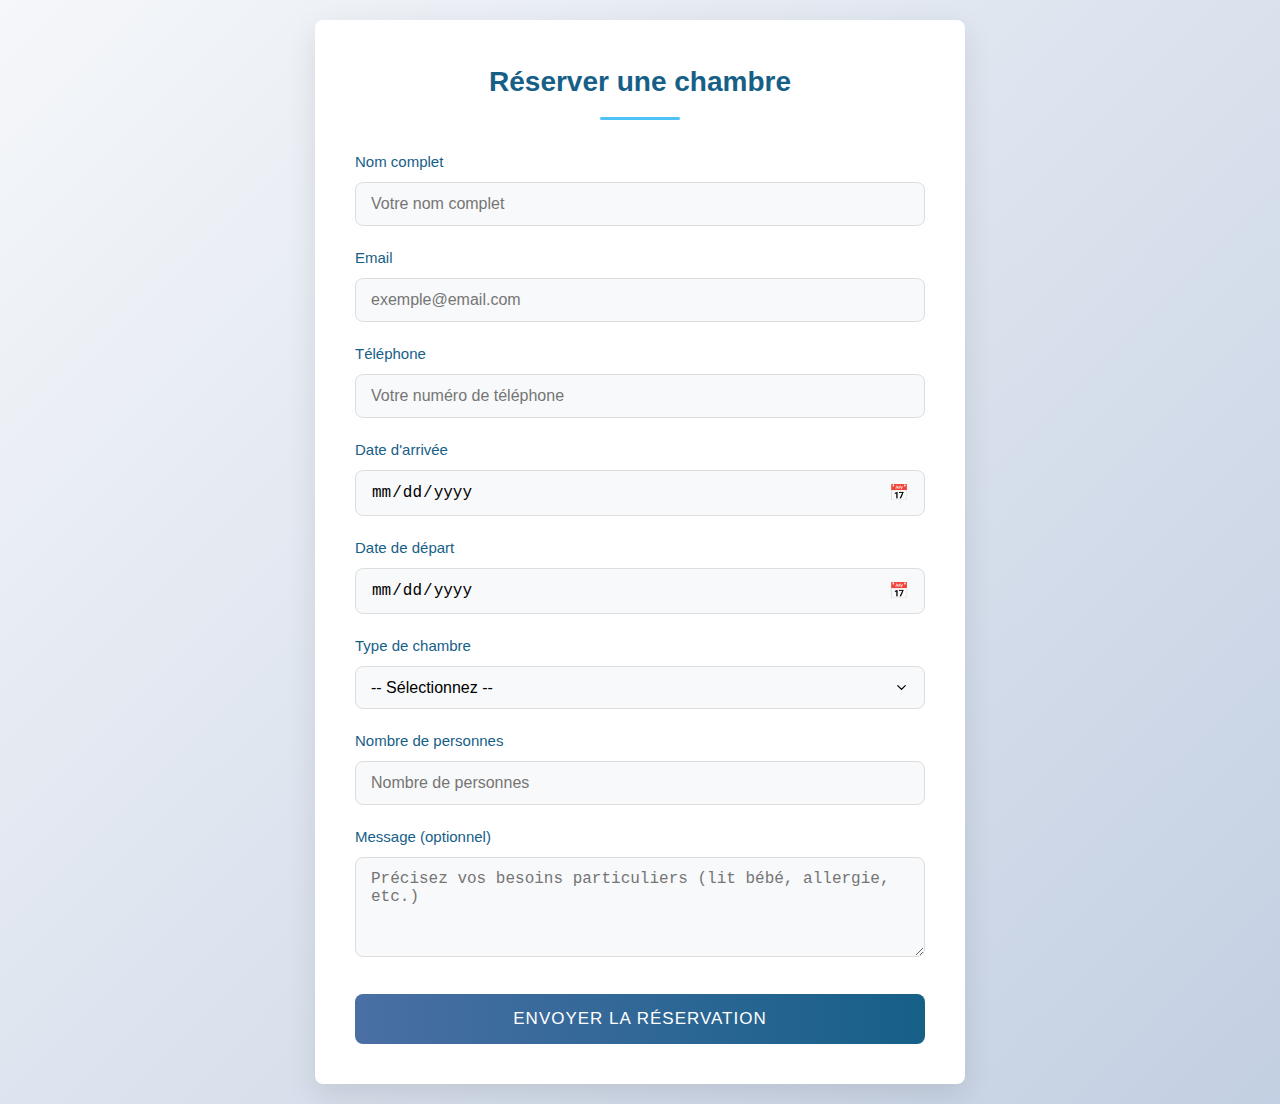
<file: reservation.html>
<!DOCTYPE html>
<html lang="fr">
<head>
  <meta charset="UTF-8">
  <meta name="viewport" content="width=device-width, initial-scale=1">
  <title>Réservation d'Hôtel</title>
  <style>
    :root {
      --primary-color: #4a6fa5;
      --secondary-color: #166088;
      --accent-color: #4fc3f7;
      --light-color: #f8f9fa;
      --dark-color: #343a40;
      --success-color: #28a745;
      --border-radius: 8px;
      --box-shadow: 0 10px 30px rgba(0, 0, 0, 0.1);
      --transition: all 0.3s ease;
    }

    * {
      box-sizing: border-box;
      margin: 0;
      padding: 0;
    }

    body {
      font-family: 'Segoe UI', Tahoma, Geneva, Verdana, sans-serif;
      background: linear-gradient(135deg, #f5f7fa 0%, #c3cfe2 100%);
      min-height: 100vh;
      display: flex;
      justify-content: center;
      align-items: center;
      padding: 20px;
      line-height: 1.6;
      color: var(--dark-color);
    }

    .form-container {
      width: 100%;
      max-width: 650px;
      background: white;
      padding: 40px;
      border-radius: var(--border-radius);
      box-shadow: var(--box-shadow);
      transition: var(--transition);
    }

    .form-container:hover {
      box-shadow: 0 15px 35px rgba(0, 0, 0, 0.15);
    }

    h2 {
      text-align: center;
      margin-bottom: 30px;
      color: var(--secondary-color);
      font-size: 28px;
      font-weight: 600;
      position: relative;
      padding-bottom: 15px;
    }

    h2::after {
      content: '';
      position: absolute;
      bottom: 0;
      left: 50%;
      transform: translateX(-50%);
      width: 80px;
      height: 3px;
      background: var(--accent-color);
      border-radius: 3px;
    }

    label {
      display: block;
      margin-top: 20px;
      font-weight: 500;
      color: var(--secondary-color);
      font-size: 15px;
    }

    input, select, textarea {
      width: 100%;
      padding: 12px 15px;
      margin-top: 8px;
      border-radius: var(--border-radius);
      border: 1px solid #ddd;
      font-size: 16px;
      transition: var(--transition);
      background-color: var(--light-color);
    }

    input:focus, select:focus, textarea:focus {
      outline: none;
      border-color: var(--accent-color);
      box-shadow: 0 0 0 3px rgba(79, 195, 247, 0.2);
      background-color: white;
    }

    textarea {
      resize: vertical;
      min-height: 100px;
    }

    button {
      margin-top: 30px;
      width: 100%;
      background: linear-gradient(to right, var(--primary-color), var(--secondary-color));
      color: white;
      padding: 15px;
      border: none;
      border-radius: var(--border-radius);
      font-size: 17px;
      font-weight: 500;
      cursor: pointer;
      transition: var(--transition);
      text-transform: uppercase;
      letter-spacing: 1px;
    }

    button:hover {
      background: linear-gradient(to right, var(--secondary-color), var(--primary-color));
      transform: translateY(-2px);
      box-shadow: 0 5px 15px rgba(0, 0, 0, 0.1);
    }

    button:active {
      transform: translateY(0);
    }

    /* Style pour les éléments de formulaire spécifiques */
    input[type="date"] {
      appearance: none;
      position: relative;
    }

    input[type="date"]::-webkit-calendar-picker-indicator {
      color: transparent;
      background: none;
      z-index: 1;
    }

    input[type="date"]::after {
      content: '📅';
      position: absolute;
      right: 15px;
      top: 50%;
      transform: translateY(-50%);
      pointer-events: none;
    }

    select {
      appearance: none;
      background-image: url("data:image/svg+xml;charset=UTF-8,%3csvg xmlns='http://www.w3.org/2000/svg' viewBox='0 0 24 24' fill='none' stroke='currentColor' stroke-width='2' stroke-linecap='round' stroke-linejoin='round'%3e%3cpolyline points='6 9 12 15 18 9'%3e%3c/polyline%3e%3c/svg%3e");
      background-repeat: no-repeat;
      background-position: right 15px center;
      background-size: 15px;
    }

    /* Animation */
    @keyframes fadeIn {
      from { opacity: 0; transform: translateY(20px); }
      to { opacity: 1; transform: translateY(0); }
    }

    .form-container {
      animation: fadeIn 0.6s ease-out;
    }

    /* Responsive */
    @media (max-width: 768px) {
      .form-container {
        padding: 30px 20px;
      }
      
      h2 {
        font-size: 24px;
      }
    }
  </style>
</head>
<body>

  <div class="form-container">
    <h2>Réserver une chambre</h2>
    <form action="traitement-reservation.php" method="POST">
      <label for="nom">Nom complet</label>
      <input type="text" id="nom" name="nom" required placeholder="Votre nom complet">

      <label for="email">Email</label>
      <input type="email" id="email" name="email" required placeholder="exemple@email.com">

      <label for="telephone">Téléphone</label>
      <input type="tel" id="telephone" name="telephone" required placeholder="Votre numéro de téléphone">

      <label for="date-arrivee">Date d'arrivée</label>
      <input type="date" id="date-arrivee" name="date_arrivee" required>

      <label for="date-depart">Date de départ</label>
      <input type="date" id="date-depart" name="date_depart" required>

      <label for="type-chambre">Type de chambre</label>
      <select id="type-chambre" name="type_chambre" required>
        <option value="" disabled selected>-- Sélectionnez --</option>
        <option value="simple">Simple</option>
        <option value="double">Double</option>
        <option value="suite">Suite</option>
        <option value="familiale">Familiale</option>
      </select>

      <label for="personnes">Nombre de personnes</label>
      <input type="number" id="personnes" name="nombre_personnes" min="1" max="10" required placeholder="Nombre de personnes">

      <label for="message">Message (optionnel)</label>
      <textarea id="message" name="message" rows="4" placeholder="Précisez vos besoins particuliers (lit bébé, allergie, etc.)"></textarea>

      <button type="submit">Envoyer la réservation</button>
    </form>
  </div>

</body>
</html>
</file>
<file: style1.css>
body {
    margin: 0;
    font-family: Arial, sans-serif;
}

header {
    background-color: #0077cc;
    color: white;
    padding: 20px;
    display: flex;
    justify-content: space-between;
    align-items: center;
}

nav ul {
    list-style: none;
    display: flex;
    gap: 15px;
    margin: 0;
    padding: 0;
}

nav a {
    color: white;
    text-decoration: none;
}

.hero {
  height: 60vh;
  background: linear-gradient(135deg, #0077cc, #00c6ff);
  color: white;
  text-align: center;  /* ✅ centre le texte et le bouton */
  padding: 60px 20px;
  display: flex;
  flex-direction: column;
  justify-content: center;
  align-items: center; /* ✅ centre tout horizontalement */
}


.btn {
  display: inline-block;
  margin-top: 20px;
  background-color: #ffcc00;
  color: #000;
  padding: 12px 24px;
  border-radius: 30px;
  text-decoration: none;
  font-weight: bold;
  transition: 0.3s;
}
.btn:hover {
  background-color: #ffaa00;
}

.hotel-preview {
    padding: 60px 20px;
    background-color: #f5f7fa;
    text-align: center;
}

.hotel-preview h3 {
    font-size: 2.4rem;
    margin-bottom: 40px;
    font-weight: 700;
    color: #333;
}
.hotel-card {
  opacity: 1 !important;
  transform: translateY(0) !important;
}


.cartes-d-hôtel {
  display: flex;
  gap: 30px;
  justify-content: center;
  flex-wrap: wrap;
  opacity: 1; /* pour les rendre visibles */
  transform: translateY(0);
  transition: opacity 0.8s ease-out, transform 0.8s ease-out;
}

.hotel-card {
    width: 280px;
    height: 320px;
    color: white;
    border-radius: 16px;
    padding: 20px;
    display: flex;
    flex-direction: column;
    justify-content: flex-end;
    position: relative;
    box-shadow: 0 8px 24px rgba(0, 0, 0, 0.3);
    overflow: hidden;
    transition: transform 0.3s ease, box-shadow 0.3s ease;
    text-shadow: 0 1px 3px rgba(0,0,0,0.6);
    animation: fadeInUp 0.6s ease forwards;
}

.hotel-card::before {
    content: '';
    position: absolute;
    inset: 0;
    background: linear-gradient(to top, rgba(0,0,0,0.7), rgba(0,0,0,0));
    backdrop-filter: blur(3px);
    z-index: 0;
}

.hotel-content {
    position: relative;
    z-index: 1;
}

.btn-card {
    display: inline-block;
    background-color: #ffcc00;
    color: #000;
    padding: 6px 12px;
    border-radius: 8px;
    font-weight: bold;
    margin-top: 10px;
    text-decoration: none;
    transition: background-color 0.3s ease;
}

.btn-card:hover {
    background-color: #e6b800;
}

.hotel-card h4,
.hotel-card p {
    position: relative;
    z-index: 1;
    margin: 0;
}

.hotel-card h4 {
    font-size: 1.4rem;
    margin-bottom: 6px;
}

.hotel-card p {
    font-size: 1rem;
    opacity: 0.9;
}

.stars {
    color: #ffcc00;
    font-size: 16px;
    margin-bottom: 8px;
    z-index: 1;
    position: relative;
}

/* Images d'arrière-plan pour chaque card d'hôtel */
.hotel-card.arz {
    background-image: url('photo/402184-120224.jpg');
    background-size: cover;
    background-position: center;
}

.hotel-card.mercure {
    background-image: url('photo/488105-170321.jpg');
    background-size: cover;
    background-position: center;
}

.hotel-card.sheraton {
    background-image: url('photo/sheraton.avif');
    background-size: cover;
    background-position: center;
}

.hotel-card.marriott {
    background-image: url('photo/marriott.jpg');
    background-size: cover;
    background-position: center;
}

/* Animation */
@keyframes fadeInUp {
    from {
        opacity: 0;
        transform: translateY(20px);
    }
    to {
        opacity: 1;
        transform: translateY(0);
    }
}

.footer {
    background-color: #111;
    color: #eee;
    padding: 25px 20px 10px;
    font-size: 13px;
}

.footer-container {
    display: flex;
    flex-wrap: wrap;
    justify-content: space-between;
    gap: 15px;
    max-width: 1200px;
    margin: auto;
}

.footer-section {
    flex: 1 1 20px;
    min-width: 200px;
}

.footer-section h3,
.footer-section h4 {
    color: #00c6ff;
    margin-bottom: 20px;
}

.footer-section p {
    margin: 3px 0;
}

.footer-section ul {
    list-style: none;
    padding: 0;
    margin: 0;
}

.footer-section ul li {
    margin-bottom: 4px;
}

.footer-section ul li a {
    color: #ccc;
    text-decoration: none;
    transition: color 0.3s ease;
}

.footer-section ul li a:hover {
    color: #fff;
}

.footer-bottom {
    text-align: center;
    margin-top: 20px;
    padding-top: 10px;
    border-top: 1px solid #333;
    font-size: 14px;
    color: #ccc;
}

a {
    color: #00c6ff;
    text-decoration: none;
    transition: color 0.3s ease;
}

.search-bar {
    margin-top: 100px;
    display: flex;
    gap: 10px;
    align-items: center;
    background: rgba(255, 255, 255, 0.8);
    padding: 15px;
    border-radius: 10px;
    box-shadow: 0 8px 24px rgba(0, 0, 0, 0.2);
    backdrop-filter: blur(10px);
    max-width: 600px;
    margin-left: auto;
    margin-right: auto;
}

select,
input[type="text"],
button {
    padding: 10px;
    border: 1px solid #ccc;
    border-radius: 6px;
    font-size: 14px;
}

select,
input[type="text"] {
    flex: 1;
}

button {
    position: relative;
    width: 40px;
    height: 40px;
    background-color: #0077cc;
    border: none;
    border-radius: 20px;
    cursor: pointer;
    display: flex;
    align-items: center;
    justify-content: center;
    transition: background-color 0.3s ease;
}

button:hover {
    background-color: #0056b3;
}

.search-icon {
    width: 0;
    height: 0;
    border-left: 5px solid white;
    border-bottom: 5px solid white;
    border-radius: 50%;
    position: absolute;
    top: 12px;
    left: 12px;
}

.search-icon::before {
    content: "";
    width: 15px;
    height: 15px;
    border: 5px solid white;
    border-radius: 50%;
    position: absolute;
    top: -5px;
    left: -5px;
}

/* Responsive */
@media (max-width: 768px) {
    .hotel-cards {
        flex-direction: column;
        align-items: center;
        gap: 20px;
    }
    .search-container {
        flex-direction: column;
        gap: 0;
    }
}
#hotels {
  padding-top: 100px;
  scroll-margin-top: 100px;
}
html {
  scroll-behavior: smooth;
}
</file>
<file: admin.css>
* {
  font-family: sans-serif;
  margin: 0;
  padding: 0;
  box-sizing: border-box;
}

body {
  display: flex;
  justify-content: center;
  align-items: center;
  min-height: 100vh;
  background: url(https://c.wallhere.com/photos/da/70/digital_art_landscape_illustration_skyline-2285476.jpg!d) no-repeat;
  background-size: cover;
  background-position: center;
  #credits {position: fixed; bottom: 10px; right: 10px; color: rgb(255, 255, 255); font-size: 12px; font-family: Arial, sans-serif;}
}

.container {
  width: 420px;
  background: transparent;
  border: 2px solid rgba(255, 255, 255, 0.1);
  backdrop-filter: blur(18px);
  box-shadow: 0px 0px 10px rgba(0, 0, 0, 0.1);
  color: #fff;
  border-radius: 10px;
  padding: 30px 40px;
}

.container h1 {
  font-size: 36px;
  text-align: center;
}

.container .input-box {
  position: relative;
  width: 100%;
  height: 50px;
  margin: 30px 0px;
}

.input-box input {
  width: 100%;
  height: 100%;
  background: transparent;
  border: none;
  outline: none;
  border: 2px solid rgb(255, 255, 255, 0.2);
  border-radius: 5px;
  font-size: 16px;
  color: #fff;
  padding: 20px 45px 20px 20px;
}

.input-box input::placeholder {
  color: #fff;
}

.input-box i {
  position: absolute;
  right: 20px;
  top: 50%;
  transform: translateY(-50%);
  font-size: 20px;
}

.container .remember-forgot {
  display: flex;
  justify-content: space-between;
  font-size: 14.5px;
  margin: -15px 0px 15px;
}

.remember-forgot label input {
  color: #fff;
  margin-right: 3px;
}

.remember-forgot a {
  color: #fff;
  text-decoration: none;
}

.remember-forgot a:hover {
  text-decoration: underline;
}

.container .btn {
  width: 100%;
  height: 45px;
  background: #fff;
  border: none;
  outline: none;
  border-radius: 5px;
  box-decoration-break: 0px 0px 10px rgba(0, 0, 0, 0.1);
  cursor: pointer;
  font-size: 16px;
  font-weight: 600;
  color: #333;
}

.container .register-link {
  font-size: 14.5px;
  text-align: center;
  margin: 20px 0px 15px;
}

.register-link p a {
  color: #fff;
  text-decoration: none;
  font-weight: 600;
}

.register-link p a:hover {
  text-decoration: underline;
}
</file>
<file: marriott.css>
/* elarz.css - Style professionnel et moderne pour Hôtel El ARZ */

:root {
    --primary-color: #1e3a8a;
    --accent-color: #10b981;
    --light-color: #f9fafb;
    --dark-color: #111827;
    --font-main: 'Inter', 'Segoe UI', Tahoma, Geneva, Verdana, sans-serif;
    --radius: 1rem;
    --shadow: 0 6px 20px rgba(0, 0, 0, 0.1);
}

* {
    margin: 0;
    padding: 0;
    box-sizing: border-box;
}

body {
  background: linear-gradient(135deg, #e0f2f1 0%, #f1f5f9 100%);
  background-attachment: fixed;
  font-family: var(--font-main);
  color: var(--dark-color);
  line-height: 1.6;
}
.hero {
  position: relative;
  height: 100vh;
  background: url('https://cache.marriott.com/content/dam/marriott-renditions/ALGMC/algmc-exterior-2261-hor-clsc.jpg?output-quality=70&interpolation=progressive-bilinear&downsize=1336px:*') center/cover no-repeat;
  display: flex;
  align-items: center;
  justify-content: center;
  text-align: center;
  color: white;
  overflow: hidden;
}
.hero-overlay {
  backdrop-filter: blur(2px);
  padding: 2rem;
}

.hero-content {
  color: white;
  max-width: 800px;
}

.hero h1 {
  font-size: 3rem;
  margin-bottom: 1rem;
  font-family: 'Playfair Display', serif;
  animation: fadeInUp 1.5s ease forwards;
}

.hero p {
  font-size: 1.25rem;
  margin-bottom: 2rem;
  animation: fadeInUp 2s ease forwards;
}

.hero .btn {
  background: var(--accent-color, #10b981);
  color: white;
  padding: 0.9rem 2rem;
  border-radius: 50px;
  font-weight: 600;
  text-decoration: none;
  box-shadow: var(--shadow);
  transition: background 0.3s ease;
}

.hero .btn:hover {
  background: #059669;
}

@keyframes fadeInUp {
  0% {
    opacity: 0;
    transform: translateY(40px);
  }
  100% {
    opacity: 1;
    transform: translateY(0);
  }
}

section,
.header,
.footer {
  background-color: white;
  position: relative;
  z-index: 1;
  border-radius: var(--radius);
  box-shadow: var(--shadow);
}

body::before {
  content: "";
  position: fixed;
  inset: 0;
  background: linear-gradient(135deg, rgba(16, 185, 129, 0.05), rgba(30, 58, 138, 0.05));
  z-index: 0;
  pointer-events: none;
}

.hotel-banner .banner-image {
  width: 100%;
  max-height: 420px;
  object-fit: cover;
  border-radius: var(--radius);
  box-shadow: var(--shadow);
  margin: 1rem 0;
}

section {
  padding: 2rem;
  margin: 1.5rem auto;
  max-width: 1100px;
  background-color: white;
  border-radius: var(--radius);
  box-shadow: var(--shadow);
  transition: transform 0.2s;
}

section:hover {
  transform: translateY(-2px);
}

h2, h3 {
  color: var(--primary-color);
  margin-bottom: 1rem;
  font-weight: 600;
}

.hotel-features ul {
  list-style: none;
  padding-left: 0;
  display: grid;
  grid-template-columns: repeat(auto-fill, minmax(200px, 1fr));
  gap: 0.75rem;
}

.hotel-features li::before {
  content: "✔ ";
  color: var(--accent-color);
  margin-right: 0.5rem;
}

.gallery {
  display: grid;
  grid-template-columns: repeat(auto-fill, minmax(250px, 1fr));
  gap: 1.25rem;
  margin-top: 1rem;
}

.gallery img {
  width: 100%;
  height: 180px;
  object-fit: cover;
  border-radius: var(--radius);
  box-shadow: var(--shadow);
  transition: transform 0.3s ease, filter 0.3s ease;
}

.gallery img:hover {
  transform: scale(1.03);
  filter: brightness(1.05);
}

.hotel-booking, .back-home {
  text-align: center;
  margin-top: 2rem;
}

.btn {
  display: inline-block;
  background: var(--accent-color);
  color: white;
  padding: 0.9rem 2rem;
  border-radius: 50px;
  text-decoration: none;
  font-weight: 600;
  transition: background-color 0.3s ease, transform 0.2s;
  box-shadow: var(--shadow);
}

.btn:hover {
  background-color: #059669;
  transform: translateY(-2px);
}

iframe {
  width: 100%;
  height: 450px;
  border: none;
  border-radius: var(--radius);
  box-shadow: var(--shadow);
}

.footer {
  background-color: var(--primary-color);
  color: white;
  text-align: center;
  padding: 1.5rem;
  font-size: 0.95rem;
  margin-top: 3rem;
  border-top-left-radius: var(--radius);
  border-top-right-radius: var(--radius);
}

@media (max-width: 768px) {
  .gallery {
    grid-template-columns: 1fr 1fr;
  }

  section {
    padding: 1.5rem;
  }

  .btn {
    padding: 0.75rem 1.5rem;
  }
}

@media (max-width: 480px) {
  .gallery {
    grid-template-columns: 1fr;
  }

  .hotel-features ul {
    grid-template-columns: 1fr;
  }
}

.lightbox-image {
  max-width: 100%;
  max-height: 100%;
  border-radius: var(--radius);
  box-shadow: var(--shadow);
}

.lightbox-prev,
.lightbox-next {
  position: absolute;
  background: rgba(0, 0, 0, 0.4);
  color: white;
  font-size: 2.5rem;
  border: none;
  padding: 0.5rem 1rem;
  cursor: pointer;
  top: 50%;
  transform: translateY(-50%);
  z-index: 1001;
}

.lightbox-prev { left: -60px; }
.lightbox-next { right: -60px; }

@keyframes fadeIn {
  from { opacity: 0; }
  to { opacity: 1; }
}

.lightbox-overlay {
  position: fixed;
  inset: 0;
  background: rgba(0, 0, 0, 0.4);
  display: flex;
  align-items: center;
  justify-content: center;
  z-index: 9999;
}

.lightbox-container {
  position: relative;
  background: #fff;
  padding: 1rem;
  border-radius: 1rem;
  box-shadow: 0 0 20px rgba(0, 0, 0, 0.3);
  max-width: 80%;
  max-height: 80%;
  display: flex;
  align-items: center;
  gap: 1rem;
}

.lightbox-image {
  max-width: 70vw;
  max-height: 70vh;
  border-radius: 1rem;
}

.lightbox-prev,
.lightbox-next,
.lightbox-close {
  background: rgba(0, 0, 0, 0.5);
  color: white;
  border: none;
  font-size: 1.5rem;
  padding: 0.5rem 1rem;
  cursor: pointer;
  border-radius: 0.5rem;
}

.lightbox-close {
  position: absolute;
  top: 0.5rem;
  right: 0.5rem;
}
</file>
<file: mercure.css>
:root {
    --primary-color: #1e3a8a;
    --accent-color: #10b981;
    --light-color: #f9fafb;
    --dark-color: #111827;
    --font-main: 'Inter', 'Segoe UI', Tahoma, Geneva, Verdana, sans-serif;
    --radius: 1rem;
    --shadow: 0 6px 20px rgba(0, 0, 0, 0.1);
}

* {
    margin: 0;
    padding: 0;
    box-sizing: border-box;
}

body {
  background: linear-gradient(135deg, #e0f2f1 0%, #f1f5f9 100%);
  background-attachment: fixed;
  font-family: var(--font-main);
  color: var(--dark-color);
  line-height: 1.6;
}

.hero {
  position: relative;
  height: 100vh;
  background: url('https://www.ahstatic.com/photos/3173_ho_01_p_2048x1536.jpg') center/cover no-repeat;
  display: flex;
  align-items: center;
  justify-content: center;
  text-align: center;
  color: white;
  overflow: hidden;
}

.hero-overlay {
  backdrop-filter: blur(2px);
  padding: 2rem;
}

.hero-content {
  color: white;
  max-width: 800px;
}

.hero h1 {
  font-size: 3rem;
  margin-bottom: 1rem;
  font-family: 'Playfair Display', serif;
  animation: fadeInUp 1.5s ease forwards;
}

.hero p {
  font-size: 1.25rem;
  margin-bottom: 2rem;
  animation: fadeInUp 2s ease forwards;
}

.hero .btn {
  background: var(--accent-color, #10b981);
  color: white;
  padding: 0.9rem 2rem;
  border-radius: 50px;
  font-weight: 600;
  text-decoration: none;
  box-shadow: var(--shadow);
  transition: background 0.3s ease;
}

.hero .btn:hover {
  background: #059669;
}

@keyframes fadeInUp {
  0% {
    opacity: 0;
    transform: translateY(40px);
  }
  100% {
    opacity: 1;
    transform: translateY(0);
  }
}

section,
.header,
.footer {
  background-color: white;
  position: relative;
  z-index: 1;
  border-radius: var(--radius);
  box-shadow: var(--shadow);
}

body::before {
  content: "";
  position: fixed;
  inset: 0;
  background: linear-gradient(135deg, rgba(16, 185, 129, 0.05), rgba(30, 58, 138, 0.05));
  z-index: 0;
  pointer-events: none;
}

.hotel-banner .banner-image {
  width: 100%;
  max-height: 420px;
  object-fit: cover;
  border-radius: var(--radius);
  box-shadow: var(--shadow);
  margin: 1rem 0;
}

section {
  padding: 2rem;
  margin: 1.5rem auto;
  max-width: 1100px;
  background-color: white;
  border-radius: var(--radius);
  box-shadow: var(--shadow);
  transition: transform 0.2s;
}

section:hover {
  transform: translateY(-2px);
}

h2, h3 {
  color: var(--primary-color);
  margin-bottom: 1rem;
  font-weight: 600;
}

.hotel-features ul {
  list-style: none;
  padding-left: 0;
  display: grid;
  grid-template-columns: repeat(auto-fill, minmax(200px, 1fr));
  gap: 0.75rem;
}

.hotel-features li::before {
  content: "✔ ";
  color: var(--accent-color);
  margin-right: 0.5rem;
}

.gallery {
  display: grid;
  grid-template-columns: repeat(auto-fill, minmax(250px, 1fr));
  gap: 1.25rem;
  margin-top: 1rem;
}

.gallery img {
  width: 100%;
  height: 180px;
  object-fit: cover;
  border-radius: var(--radius);
  box-shadow: var(--shadow);
  transition: transform 0.3s ease, filter 0.3s ease;
}

.gallery img:hover {
  transform: scale(1.03);
  filter: brightness(1.05);
}

.hotel-booking, .back-home {
  text-align: center;
  margin-top: 2rem;
}

.btn {
  display: inline-block;
  background: var(--accent-color);
  color: white;
  padding: 0.9rem 2rem;
  border-radius: 50px;
  text-decoration: none;
  font-weight: 600;
  transition: background-color 0.3s ease, transform 0.2s;
  box-shadow: var(--shadow);
}

.btn:hover {
  background-color: #059669;
  transform: translateY(-2px);
}

iframe {
  width: 100%;
  height: 450px;
  border: none;
  border-radius: var(--radius);
  box-shadow: var(--shadow);
}

.footer {
  background-color: var(--primary-color);
  color: white;
  text-align: center;
  padding: 1.5rem;
  font-size: 0.95rem;
  margin-top: 3rem;
  border-top-left-radius: var(--radius);
  border-top-right-radius: var(--radius);
}

@media (max-width: 768px) {
  .gallery {
    grid-template-columns: 1fr 1fr;
  }

  section {
    padding: 1.5rem;
  }

  .btn {
    padding: 0.75rem 1.5rem;
  }
}

@media (max-width: 480px) {
  .gallery {
    grid-template-columns: 1fr;
  }

  .hotel-features ul {
    grid-template-columns: 1fr;
  }
}

.lightbox-image {
  max-width: 100%;
  max-height: 100%;
  border-radius: var(--radius);
  box-shadow: var(--shadow);
}

.lightbox-prev,
.lightbox-next {
  position: absolute;
  background: rgba(0, 0, 0, 0.4);
  color: white;
  font-size: 2.5rem;
  border: none;
  padding: 0.5rem 1rem;
  cursor: pointer;
  top: 50%;
  transform: translateY(-50%);
  z-index: 1001;
}

.lightbox-prev { left: -60px; }
.lightbox-next { right: -60px; }

@keyframes fadeIn {
  from { opacity: 0; }
  to { opacity: 1; }
}

.lightbox-overlay {
  position: fixed;
  inset: 0;
  background: rgba(0, 0, 0, 0.4);
  display: flex;
  align-items: center;
  justify-content: center;
  z-index: 9999;
}

.lightbox-container {
  position: relative;
  background: #fff;
  padding: 1rem;
  border-radius: 1rem;
  box-shadow: 0 0 20px rgba(0, 0, 0, 0.3);
  max-width: 80%;
  max-height: 80%;
  display: flex;
  align-items: center;
  gap: 1rem;
}

.lightbox-image {
  max-width: 70vw;
  max-height: 70vh;
  border-radius: 1rem;
}

.lightbox-prev,
.lightbox-next,
.lightbox-close {
  background: rgba(0, 0, 0, 0.5);
  color: white;
  border: none;
  font-size: 1.5rem;
  padding: 0.5rem 1rem;
  cursor: pointer;
  border-radius: 0.5rem;
}

.lightbox-close {
  position: absolute;
  top: 0.5rem;
  right: 0.5rem;
}
</file>
